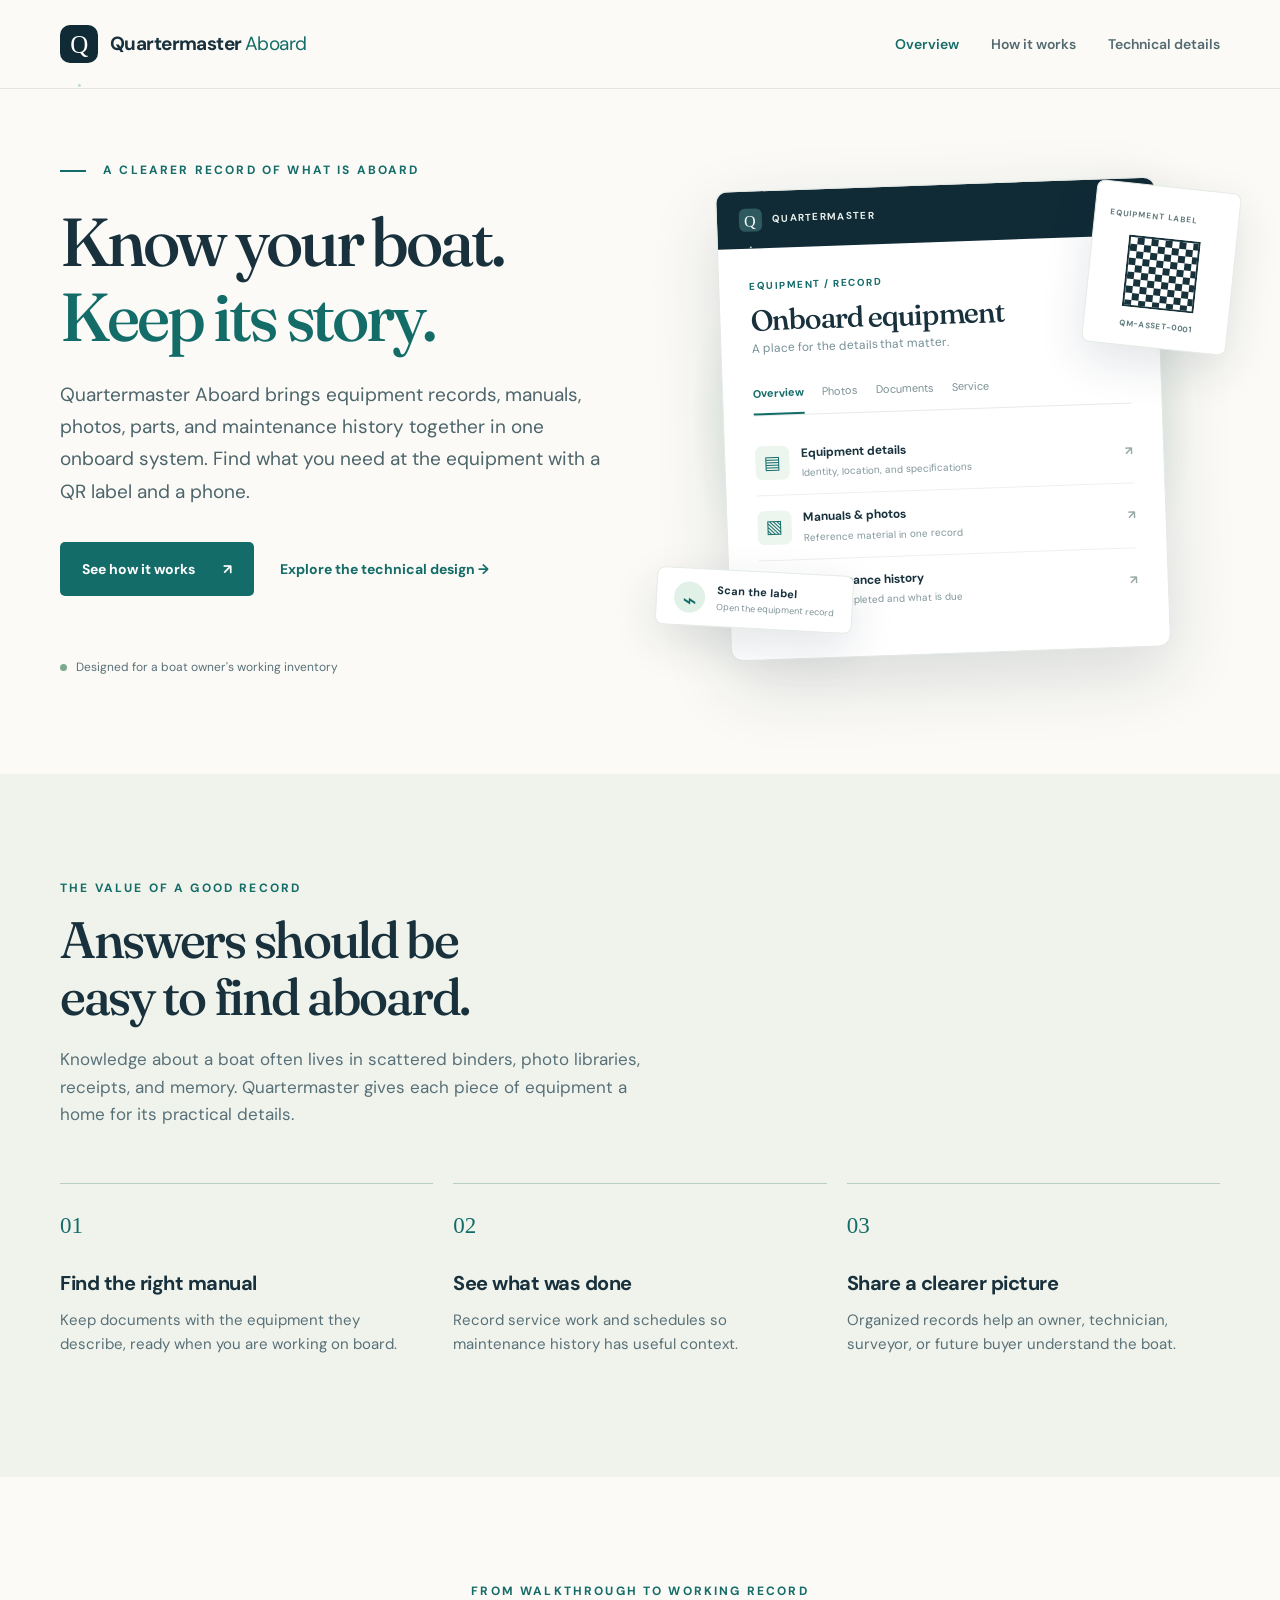
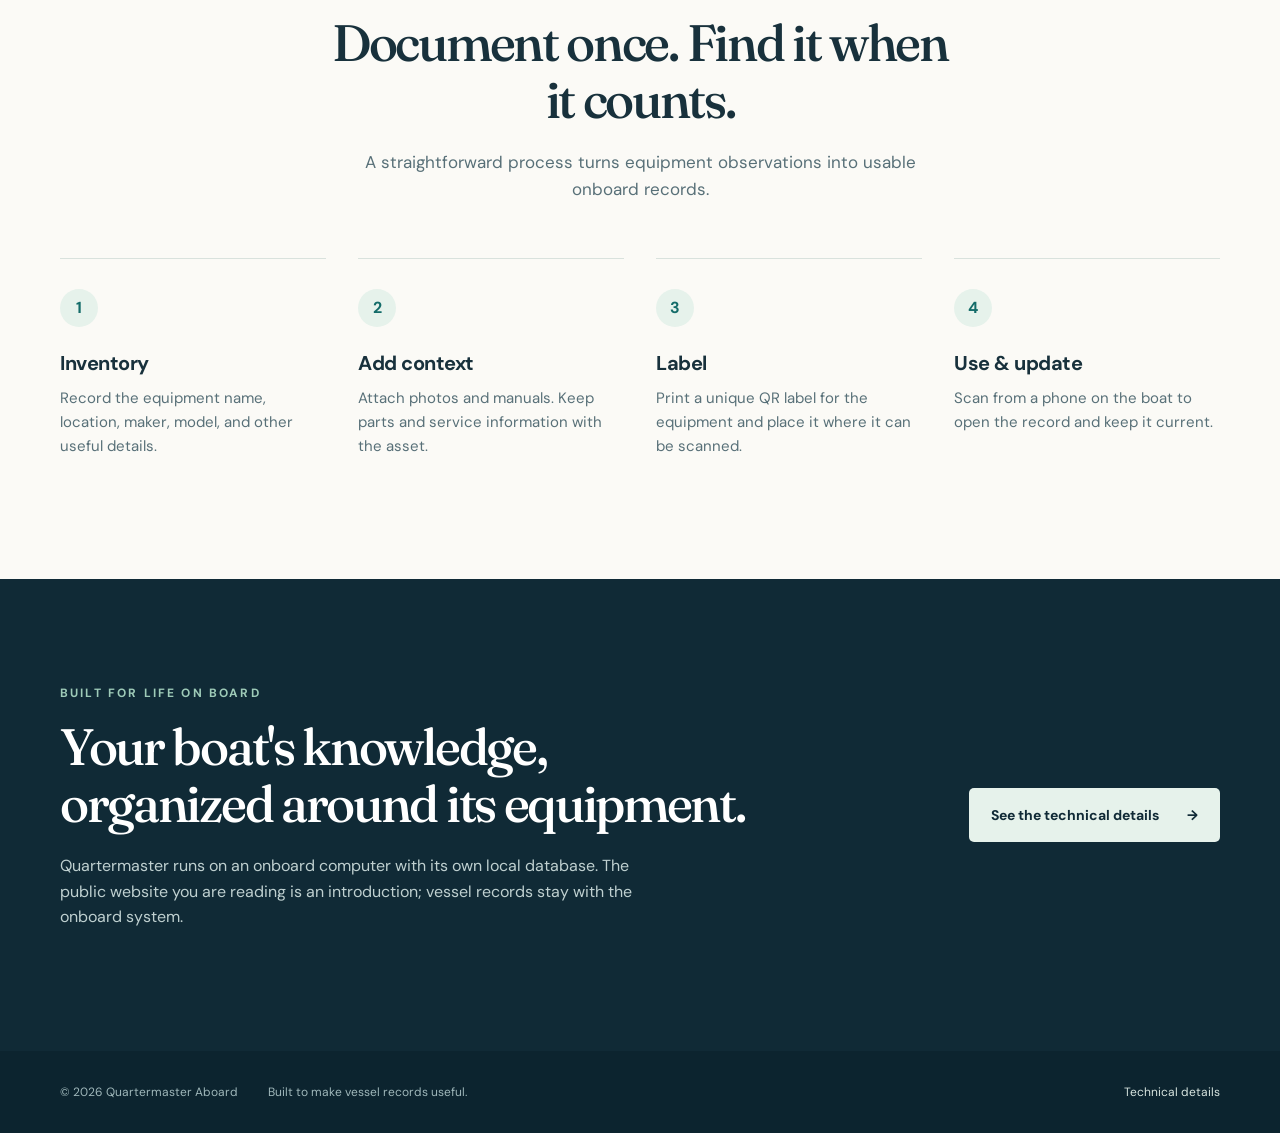
<file: site/index.html>
<!doctype html>
<html lang="en">
<head>
  <meta charset="utf-8">
  <meta name="viewport" content="width=device-width, initial-scale=1">
  <meta name="description" content="Quartermaster Aboard helps boat owners organize equipment, manuals, photos, parts, and service history on board.">
  <title>Quartermaster Aboard | Know your boat</title>
  <link rel="stylesheet" href="assets/css/style.css">
</head>
<body>
  <a class="skip-link" href="#main">Skip to content</a>
  <header class="site-header">
    <div class="shell header-inner">
      <a class="brand" href="index.html" aria-label="Quartermaster Aboard home"><span class="brand-mark" aria-hidden="true">Q<span>·</span></span><span>Quartermaster <em>Aboard</em></span></a>
      <nav aria-label="Main navigation"><a class="current" href="index.html" aria-current="page">Overview</a><a href="#how-it-works">How it works</a><a href="technical.html">Technical details</a></nav>
    </div>
  </header>

  <main id="main">
    <section class="hero shell">
      <div class="hero-copy">
        <p class="eyebrow"><span class="eyebrow-line"></span> A clearer record of what is aboard</p>
        <h1>Know your boat.<br><span>Keep its story.</span></h1>
        <p class="lead">Quartermaster Aboard brings equipment records, manuals, photos, parts, and maintenance history together in one onboard system. Find what you need at the equipment with a QR label and a phone.</p>
        <div class="hero-actions"><a class="button button-primary" href="#how-it-works">See how it works <span aria-hidden="true">↗</span></a><a class="text-link" href="technical.html">Explore the technical design <span aria-hidden="true">→</span></a></div>
        <div class="hero-note"><span class="status-dot"></span> Designed for a boat owner's working inventory</div>
      </div>
      <div class="product-scene" role="img" aria-label="Illustration of an equipment record with a QR label, documents, and service history">
        <div class="scene-glow"></div>
        <div class="float-card label-card"><span class="mini-label">EQUIPMENT LABEL</span><span class="qr" aria-hidden="true"></span><span class="label-code">QM-ASSET-0001</span></div>
        <div class="app-window">
          <div class="app-top"><span class="app-logo">Q<span>·</span></span><span>QUARTERMASTER</span><span class="app-menu">•••</span></div>
          <div class="app-body"><p class="app-kicker">EQUIPMENT / RECORD</p><h2>Onboard equipment</h2><p class="app-sub">A place for the details that matter.</p><div class="app-tabs"><span class="selected">Overview</span><span>Photos</span><span>Documents</span><span>Service</span></div><div class="app-row"><span class="row-icon">▤</span><span><strong>Equipment details</strong><small>Identity, location, and specifications</small></span><b>↗</b></div><div class="app-row"><span class="row-icon">▧</span><span><strong>Manuals &amp; photos</strong><small>Reference material in one record</small></span><b>↗</b></div><div class="app-row"><span class="row-icon">◷</span><span><strong>Maintenance history</strong><small>Work completed and what is due</small></span><b>↗</b></div></div>
        </div>
        <div class="float-card scan-card"><span class="scan-icon">⌁</span><span><strong>Scan the label</strong><small>Open the equipment record</small></span></div>
      </div>
    </section>

    <section class="section section-tint" id="why-it-matters"><div class="shell"><div class="section-heading"><p class="eyebrow">THE VALUE OF A GOOD RECORD</p><h2>Answers should be<br>easy to find aboard.</h2><p>Knowledge about a boat often lives in scattered binders, photo libraries, receipts, and memory. Quartermaster gives each piece of equipment a home for its practical details.</p></div><div class="feature-grid"><article class="feature"><span class="feature-number">01</span><h3>Find the right manual</h3><p>Keep documents with the equipment they describe, ready when you are working on board.</p></article><article class="feature"><span class="feature-number">02</span><h3>See what was done</h3><p>Record service work and schedules so maintenance history has useful context.</p></article><article class="feature"><span class="feature-number">03</span><h3>Share a clearer picture</h3><p>Organized records help an owner, technician, surveyor, or future buyer understand the boat.</p></article></div></div></section>

    <section class="section shell" id="how-it-works"><div class="section-heading centered"><p class="eyebrow">FROM WALKTHROUGH TO WORKING RECORD</p><h2>Document once. Find it when it counts.</h2><p>A straightforward process turns equipment observations into usable onboard records.</p></div><div class="steps"><div class="step"><span class="step-badge">1</span><h3>Inventory</h3><p>Record the equipment name, location, maker, model, and other useful details.</p></div><div class="step"><span class="step-badge">2</span><h3>Add context</h3><p>Attach photos and manuals. Keep parts and service information with the asset.</p></div><div class="step"><span class="step-badge">3</span><h3>Label</h3><p>Print a unique QR label for the equipment and place it where it can be scanned.</p></div><div class="step"><span class="step-badge">4</span><h3>Use &amp; update</h3><p>Scan from a phone on the boat to open the record and keep it current.</p></div></div></section>

    <section class="section closing"><div class="shell closing-inner"><div><p class="eyebrow">BUILT FOR LIFE ON BOARD</p><h2>Your boat's knowledge,<br>organized around its equipment.</h2><p>Quartermaster runs on an onboard computer with its own local database. The public website you are reading is an introduction; vessel records stay with the onboard system.</p></div><a class="button button-light" href="technical.html">See the technical details <span aria-hidden="true">→</span></a></div></section>
  </main>
  <footer class="site-footer"><div class="shell footer-inner"><span>© 2026 Quartermaster Aboard</span><span>Built to make vessel records useful.</span><a href="technical.html">Technical details</a></div></footer>
</body>
</html>
</file>
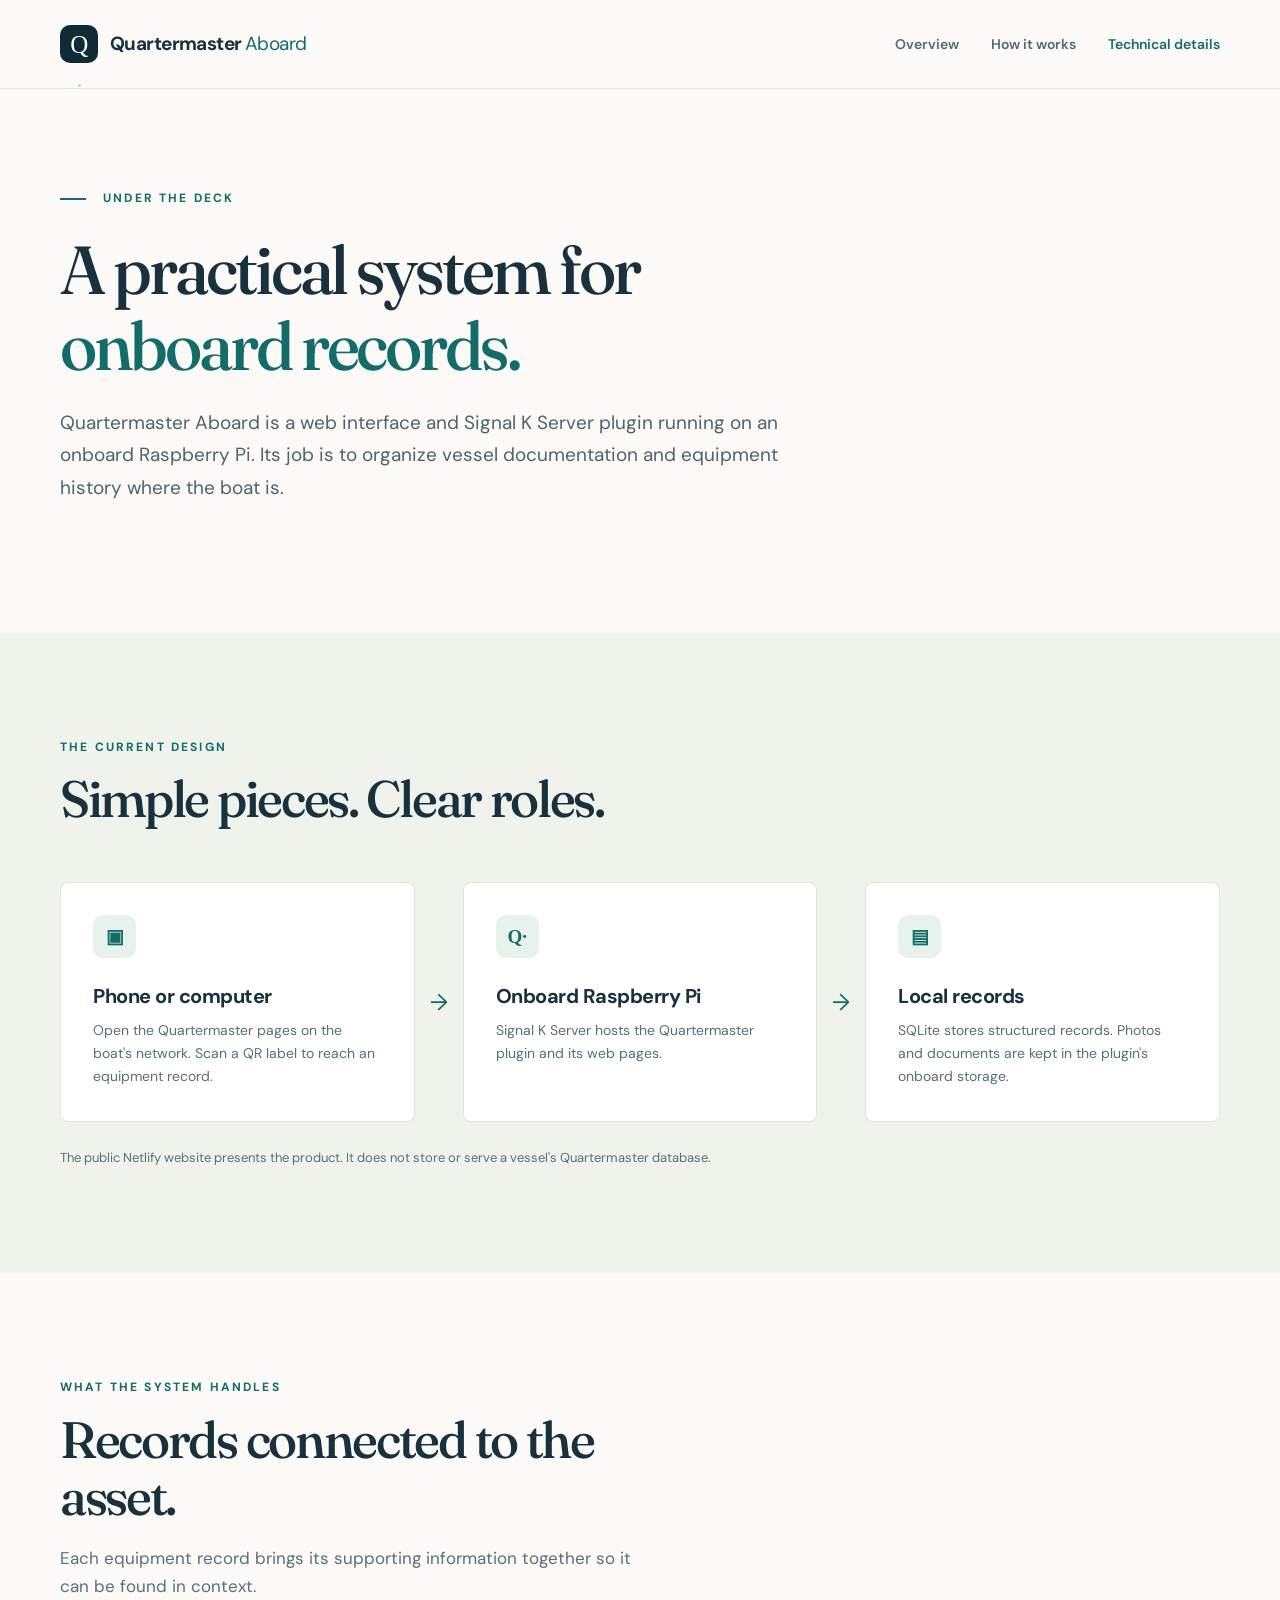
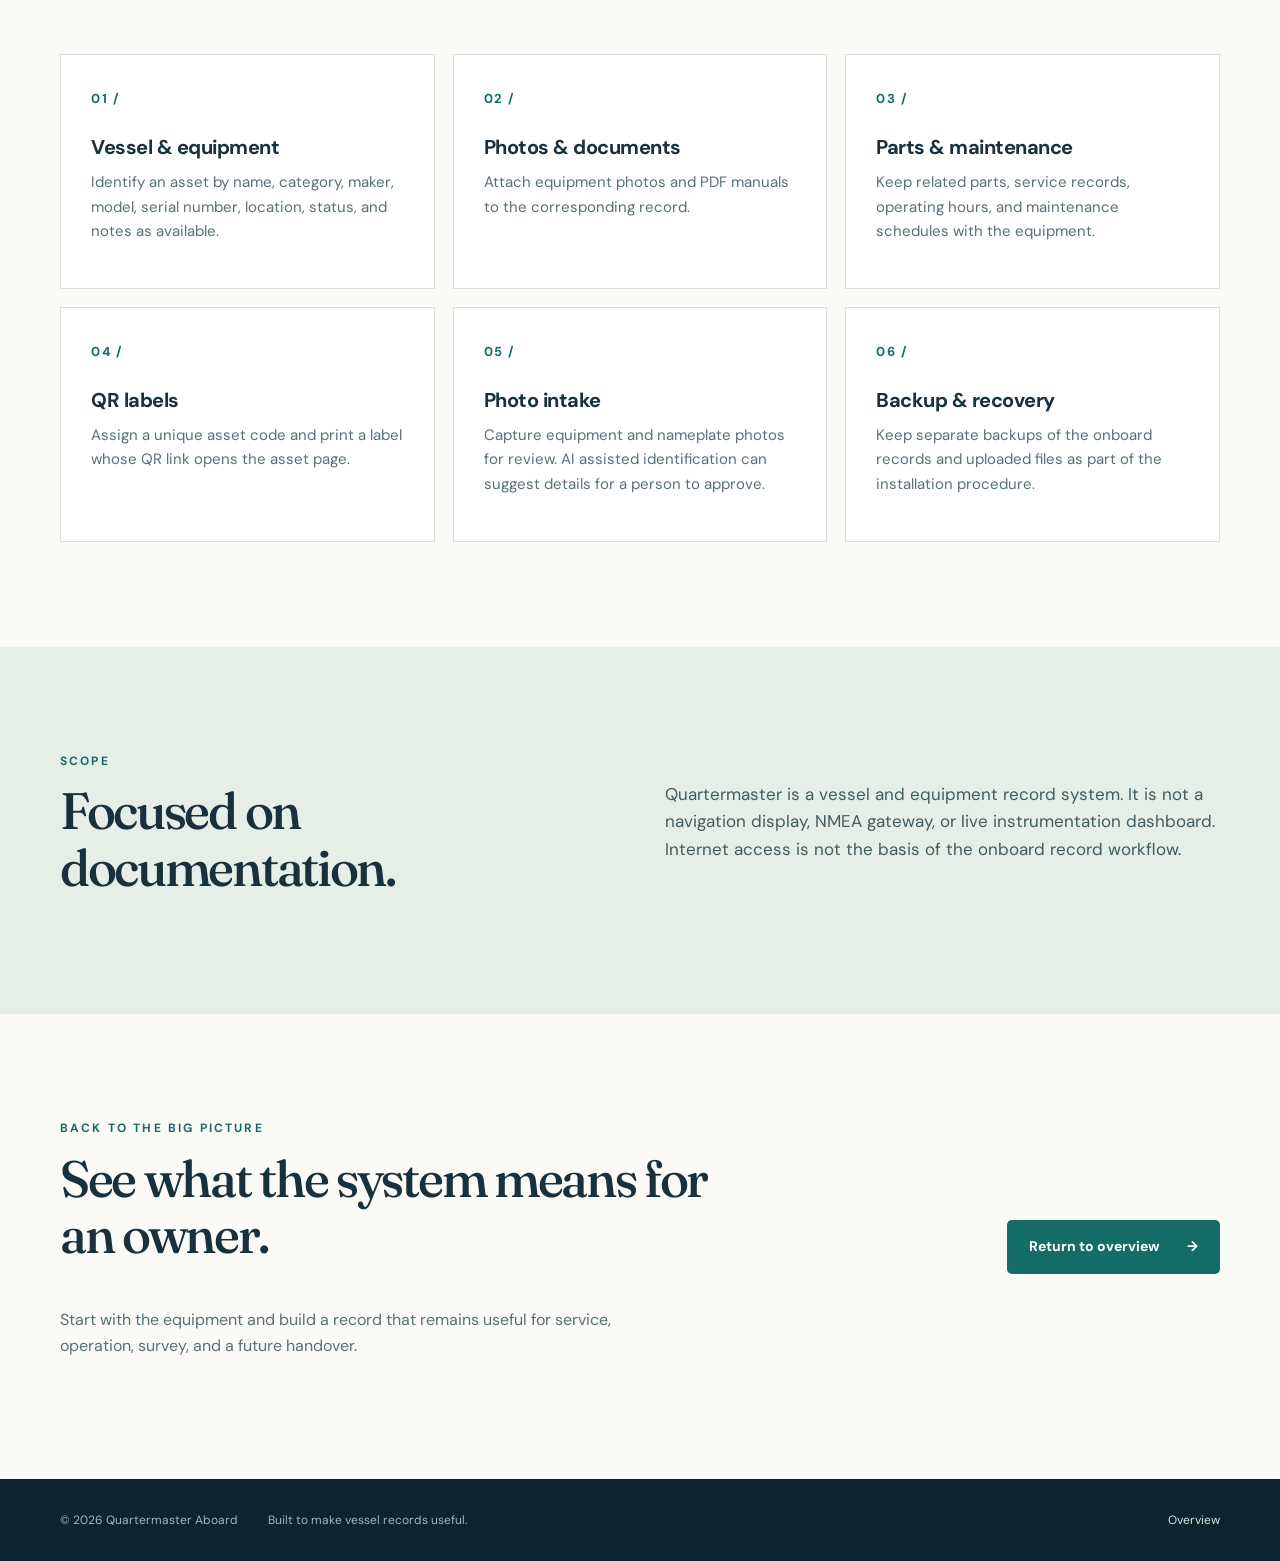
<file: site/technical.html>
<!doctype html>
<html lang="en">
<head>
  <meta charset="utf-8">
  <meta name="viewport" content="width=device-width, initial-scale=1">
  <meta name="description" content="A plain-language view of the onboard architecture and current features of Quartermaster Aboard.">
  <title>Technical details | Quartermaster Aboard</title>
  <link rel="stylesheet" href="assets/css/style.css">
</head>
<body>
  <a class="skip-link" href="#main">Skip to content</a>
  <header class="site-header"><div class="shell header-inner"><a class="brand" href="index.html" aria-label="Quartermaster Aboard home"><span class="brand-mark" aria-hidden="true">Q<span>·</span></span><span>Quartermaster <em>Aboard</em></span></a><nav aria-label="Main navigation"><a href="index.html">Overview</a><a href="index.html#how-it-works">How it works</a><a class="current" href="technical.html" aria-current="page">Technical details</a></nav></div></header>
  <main id="main">
    <section class="page-hero shell"><p class="eyebrow"><span class="eyebrow-line"></span> UNDER THE DECK</p><h1>A practical system for<br><span>onboard records.</span></h1><p class="lead">Quartermaster Aboard is a web interface and Signal K Server plugin running on an onboard Raspberry Pi. Its job is to organize vessel documentation and equipment history where the boat is.</p></section>
    <section class="section section-tint"><div class="shell"><div class="section-heading"><p class="eyebrow">THE CURRENT DESIGN</p><h2>Simple pieces. Clear roles.</h2></div><div class="architecture"><div class="architecture-card"><span class="arch-icon">▣</span><h3>Phone or computer</h3><p>Open the Quartermaster pages on the boat's network. Scan a QR label to reach an equipment record.</p></div><span class="arch-arrow" aria-hidden="true">→</span><div class="architecture-card"><span class="arch-icon">Q·</span><h3>Onboard Raspberry Pi</h3><p>Signal K Server hosts the Quartermaster plugin and its web pages.</p></div><span class="arch-arrow" aria-hidden="true">→</span><div class="architecture-card"><span class="arch-icon">▤</span><h3>Local records</h3><p>SQLite stores structured records. Photos and documents are kept in the plugin's onboard storage.</p></div></div><p class="caption">The public Netlify website presents the product. It does not store or serve a vessel's Quartermaster database.</p></div></section>
    <section class="section shell"><div class="section-heading"><p class="eyebrow">WHAT THE SYSTEM HANDLES</p><h2>Records connected to the asset.</h2><p>Each equipment record brings its supporting information together so it can be found in context.</p></div><div class="detail-grid"><article class="detail"><span class="detail-icon">01 /</span><h3>Vessel &amp; equipment</h3><p>Identify an asset by name, category, maker, model, serial number, location, status, and notes as available.</p></article><article class="detail"><span class="detail-icon">02 /</span><h3>Photos &amp; documents</h3><p>Attach equipment photos and PDF manuals to the corresponding record.</p></article><article class="detail"><span class="detail-icon">03 /</span><h3>Parts &amp; maintenance</h3><p>Keep related parts, service records, operating hours, and maintenance schedules with the equipment.</p></article><article class="detail"><span class="detail-icon">04 /</span><h3>QR labels</h3><p>Assign a unique asset code and print a label whose QR link opens the asset page.</p></article><article class="detail"><span class="detail-icon">05 /</span><h3>Photo intake</h3><p>Capture equipment and nameplate photos for review. AI assisted identification can suggest details for a person to approve.</p></article><article class="detail"><span class="detail-icon">06 /</span><h3>Backup &amp; recovery</h3><p>Keep separate backups of the onboard records and uploaded files as part of the installation procedure.</p></article></div></section>
    <section class="section technical-note"><div class="shell note-inner"><div><p class="eyebrow">SCOPE</p><h2>Focused on documentation.</h2></div><p>Quartermaster is a vessel and equipment record system. It is not a navigation display, NMEA gateway, or live instrumentation dashboard. Internet access is not the basis of the onboard record workflow.</p></div></section>
    <section class="section shell next-section"><div><p class="eyebrow">BACK TO THE BIG PICTURE</p><h2>See what the system means for an owner.</h2><p>Start with the equipment and build a record that remains useful for service, operation, survey, and a future handover.</p></div><a class="button button-primary" href="index.html">Return to overview <span aria-hidden="true">→</span></a></section>
  </main>
  <footer class="site-footer"><div class="shell footer-inner"><span>© 2026 Quartermaster Aboard</span><span>Built to make vessel records useful.</span><a href="index.html">Overview</a></div></footer>
</body>
</html>
</file>
<file: site/assets/css/style.css>
@import url('https://fonts.googleapis.com/css2?family=DM+Sans:wght@400;500;600;700&family=Fraunces:opsz,wght@9..144,400;9..144,500;9..144,600&display=swap');
:root{--navy:#102a36;--deep:#0c242f;--teal:#146c69;--mint:#e6f2eb;--paper:#fbfaf6;--sand:#f1eee6;--ink:#18313c;--muted:#587078;--line:#d9e2dd;--white:#fff}
*{box-sizing:border-box}html{scroll-behavior:smooth}body{margin:0;color:var(--ink);background:var(--paper);font:16px/1.62 'DM Sans',Arial,sans-serif}a{color:inherit}a:focus-visible{outline:3px solid #e2a855;outline-offset:4px}.shell{width:min(1160px,calc(100% - 48px));margin-inline:auto}.skip-link{position:absolute;left:-9999px;top:8px;background:white;padding:8px;z-index:10}.skip-link:focus{left:8px}.site-header{border-bottom:1px solid rgba(16,42,54,.1);background:var(--paper)}.header-inner{min-height:88px;display:flex;align-items:center;justify-content:space-between;gap:28px}.brand{text-decoration:none;font-weight:700;letter-spacing:-.03em;font-size:19px;display:inline-flex;align-items:center;gap:12px;white-space:nowrap}.brand em{font-style:normal;font-weight:400;color:var(--teal)}.brand-mark,.app-logo{display:grid;place-items:center;color:white;background:var(--navy);width:38px;height:38px;border-radius:10px;font-family:Georgia,serif;font-size:25px;font-weight:400;position:relative}.brand-mark span,.app-logo span{color:#b9dfcb}.site-header nav{display:flex;gap:32px;align-items:center}.site-header nav a{text-decoration:none;color:#536a70;font-size:14px;font-weight:600}.site-header nav a:hover,.site-header nav .current{color:var(--teal)}h1,h2,h3,p{margin-top:0}h1,h2{font-family:'Fraunces',Georgia,serif;font-weight:500;letter-spacing:-.045em;line-height:1.11}h1{font-size:clamp(48px,5.3vw,82px)}h1 span{color:var(--teal)}h2{font-size:clamp(36px,4vw,56px)}h3{font-size:20px;line-height:1.25;letter-spacing:-.025em}.eyebrow{font-size:12px;font-weight:700;letter-spacing:.18em;color:var(--teal);text-transform:uppercase}.eyebrow-line{display:inline-block;width:26px;height:2px;background:currentColor;vertical-align:middle;margin-right:12px}.lead{font-size:19px;line-height:1.7;color:#4c656b;max-width:610px}.hero{min-height:645px;display:grid;grid-template-columns:1fr 1fr;align-items:center;gap:50px;padding-block:65px 90px}.hero h1{margin:24px 0}.hero-actions{display:flex;align-items:center;flex-wrap:wrap;gap:26px;margin-top:34px}.button{display:inline-flex;align-items:center;justify-content:center;gap:28px;padding:15px 22px;min-height:54px;border-radius:5px;text-decoration:none;font-weight:700;font-size:14px;transition:transform .2s,background .2s}.button:hover{transform:translateY(-2px)}.button-primary{color:white;background:var(--teal)}.button-primary:hover{background:#105a57}.text-link{font-size:14px;font-weight:700;color:var(--teal);text-decoration:none}.text-link:hover{text-decoration:underline}.hero-note{display:flex;align-items:center;gap:9px;color:var(--muted);font-size:12px;margin-top:62px}.status-dot{width:7px;height:7px;border-radius:50%;background:#7caa8d}.product-scene{position:relative;min-height:530px;display:flex;align-items:center;justify-content:center}.scene-glow{position:absolute;width:95%;height:84%;border-radius:50%;background:radial-gradient(circle,#d8e9dd 0,#e8eee5 56%,transparent 73%)}.app-window{position:relative;width:min(440px,90%);background:#fff;box-shadow:0 25px 70px rgba(16,42,54,.14);border:1px solid #e4e9e4;border-radius:12px;overflow:hidden;transform:rotate(-2deg)}.app-top{height:57px;background:var(--navy);color:#e7eee9;display:flex;align-items:center;gap:10px;padding:0 22px;font-size:10px;letter-spacing:.13em;font-weight:700}.app-logo{width:23px;height:23px;border-radius:6px;background:#2d595f;font-size:16px}.app-menu{margin-left:auto;font-size:16px;letter-spacing:2px}.app-body{padding:30px 30px 34px}.app-kicker{font-size:10px;color:var(--teal);letter-spacing:.15em;font-weight:700;margin-bottom:10px}.app-body h2{font-size:29px;margin-bottom:3px}.app-sub{font-size:12px;color:#769097}.app-tabs{border-bottom:1px solid #e5ebe7;display:flex;gap:18px;margin:26px 0 16px;font-size:11px;color:#7a9093;white-space:nowrap}.app-tabs span{padding-bottom:10px}.app-tabs .selected{color:var(--teal);border-bottom:2px solid var(--teal);font-weight:700}.app-row{display:flex;align-items:center;gap:12px;padding:13px 0;border-bottom:1px solid #edf0ed;font-size:12px}.app-row:last-child{border:0}.app-row strong,.app-row small{display:block}.app-row small{font-size:10px;color:#82979b;margin-top:2px}.app-row b{margin-left:auto;color:#97a9a7}.row-icon{width:34px;height:34px;border-radius:7px;background:#edf5ef;display:grid;place-items:center;color:var(--teal);font-size:18px}.float-card{position:absolute;z-index:2;background:#fff;border:1px solid #e5ebe5;box-shadow:0 16px 45px rgba(16,42,54,.12);border-radius:8px}.label-card{top:32px;right:-14px;width:145px;padding:15px;transform:rotate(6deg)}.mini-label,.label-code{font-size:8px;font-weight:700;letter-spacing:.12em;color:#61797c}.qr{display:block;width:72px;height:72px;margin:10px auto;background:conic-gradient(#17323a 25%,white 0 50%,#17323a 0 75%,white 0) 0 0/14px 14px;outline:5px solid white;border:2px solid #17323a}.label-code{display:block;text-align:center;letter-spacing:.05em}.scan-card{left:-9px;bottom:55px;padding:12px 17px;display:flex;align-items:center;gap:12px;transform:rotate(3deg)}.scan-icon{width:31px;height:31px;background:#e1f1e7;border-radius:50%;display:grid;place-items:center;color:var(--teal);font-size:24px}.scan-card strong,.scan-card small{display:block;font-size:11px}.scan-card small{font-size:9px;color:#7f9296}.section{padding-block:105px}.section-tint{background:#f0f3ec}.section-heading{max-width:650px;margin-bottom:54px}.section-heading h2{margin:14px 0 20px}.section-heading>p:last-child{color:var(--muted);font-size:17px;max-width:590px}.feature-grid{display:grid;grid-template-columns:repeat(3,1fr);gap:20px}.feature{border-top:1px solid #b8cec3;padding:23px 28px 0 0}.feature-number{font-family:Georgia,serif;color:var(--teal);font-size:23px}.feature h3{margin:27px 0 12px}.feature p,.step p,.detail p{color:var(--muted);font-size:15px}.centered{text-align:center;margin-inline:auto}.centered>p:last-child{margin-inline:auto}.steps{display:grid;grid-template-columns:repeat(4,1fr);gap:32px}.step{position:relative;border-top:1px solid var(--line);padding-top:30px}.step-badge{display:grid;place-items:center;width:38px;height:38px;border-radius:50%;background:var(--mint);color:var(--teal);font-weight:700}.step h3{margin:24px 0 10px}.closing{background:var(--navy);color:white}.closing-inner{display:flex;justify-content:space-between;align-items:center;gap:50px}.closing .eyebrow{color:#9ecbb8}.closing h2{margin:16px 0 20px}.closing p:last-child{max-width:610px;color:#bfd0d0}.button-light{background:#e6f2eb;color:var(--navy);white-space:nowrap}.button-light:hover{background:white}.site-footer{background:var(--deep);color:#9fb7ba}.footer-inner{min-height:82px;display:flex;align-items:center;gap:30px;font-size:12px}.footer-inner a{margin-left:auto;text-decoration:none;color:#d8e5e0}.footer-inner a:hover{text-decoration:underline}.page-hero{padding-block:100px 110px}.page-hero h1{margin:24px 0}.page-hero .lead{max-width:760px}.architecture{display:grid;grid-template-columns:1fr auto 1fr auto 1fr;align-items:center;gap:15px}.architecture-card{background:white;border:1px solid #dde8dc;padding:32px;min-height:240px;border-radius:8px}.arch-icon{display:grid;place-items:center;width:43px;height:43px;border-radius:10px;background:var(--mint);color:var(--teal);font:700 19px Georgia,serif}.architecture-card h3{margin:26px 0 10px}.architecture-card p{font-size:14px;color:var(--muted);margin:0}.arch-arrow{color:var(--teal);font-size:23px}.caption{font-size:13px;color:var(--muted);margin:25px 0 0}.detail-grid{display:grid;grid-template-columns:repeat(3,1fr);gap:18px}.detail{background:white;border:1px solid var(--line);padding:30px;min-height:230px}.detail-icon{color:var(--teal);font-size:13px;font-weight:700;letter-spacing:.12em}.detail h3{margin:24px 0 10px}.technical-note{background:#e5eee7}.note-inner{display:grid;grid-template-columns:1fr 1fr;gap:50px;align-items:center}.note-inner h2{margin:12px 0}.note-inner>p{font-size:17px;color:#405c5f}.next-section{display:flex;justify-content:space-between;align-items:center;gap:30px}.next-section h2{max-width:650px}.next-section p:last-child{max-width:620px;color:var(--muted)}
@media(max-width:900px){.hero{grid-template-columns:1fr;padding-top:60px;gap:20px}.product-scene{min-height:440px}.architecture{grid-template-columns:1fr;gap:12px}.arch-arrow{transform:rotate(90deg);justify-self:center}.architecture-card{min-height:auto}.steps{grid-template-columns:repeat(2,1fr)}.detail-grid{grid-template-columns:repeat(2,1fr)}}
@media(max-width:640px){.shell{width:min(100% - 32px,1160px)}.header-inner{min-height:78px;align-items:flex-start;flex-direction:column;justify-content:center;gap:7px;padding-block:13px}.brand{font-size:16px}.brand-mark{width:30px;height:30px;font-size:20px}.site-header nav{gap:16px;flex-wrap:wrap}.site-header nav a{font-size:12px}.hero{padding-block:48px 66px;min-height:auto}.lead{font-size:17px}.hero-note{margin-top:36px}.product-scene{min-height:390px}.app-window{width:86%}.app-body{padding:20px}.app-tabs{gap:10px;font-size:9px}.label-card{right:0;top:20px;transform:rotate(4deg) scale(.8);transform-origin:top right}.scan-card{left:0;bottom:10px}.section{padding-block:72px}.feature-grid,.detail-grid,.steps{grid-template-columns:1fr}.feature{padding-bottom:10px}.feature h3{margin-top:14px}.centered{text-align:left}.closing-inner,.next-section{display:block}.closing .button,.next-section .button{margin-top:20px}.footer-inner{padding-block:25px;display:flex;align-items:flex-start;flex-direction:column;gap:5px}.footer-inner a{margin-left:0}.page-hero{padding-block:70px}.note-inner{grid-template-columns:1fr;gap:8px}}
@media(prefers-reduced-motion:reduce){html{scroll-behavior:auto}.button{transition:none}}
</file>
